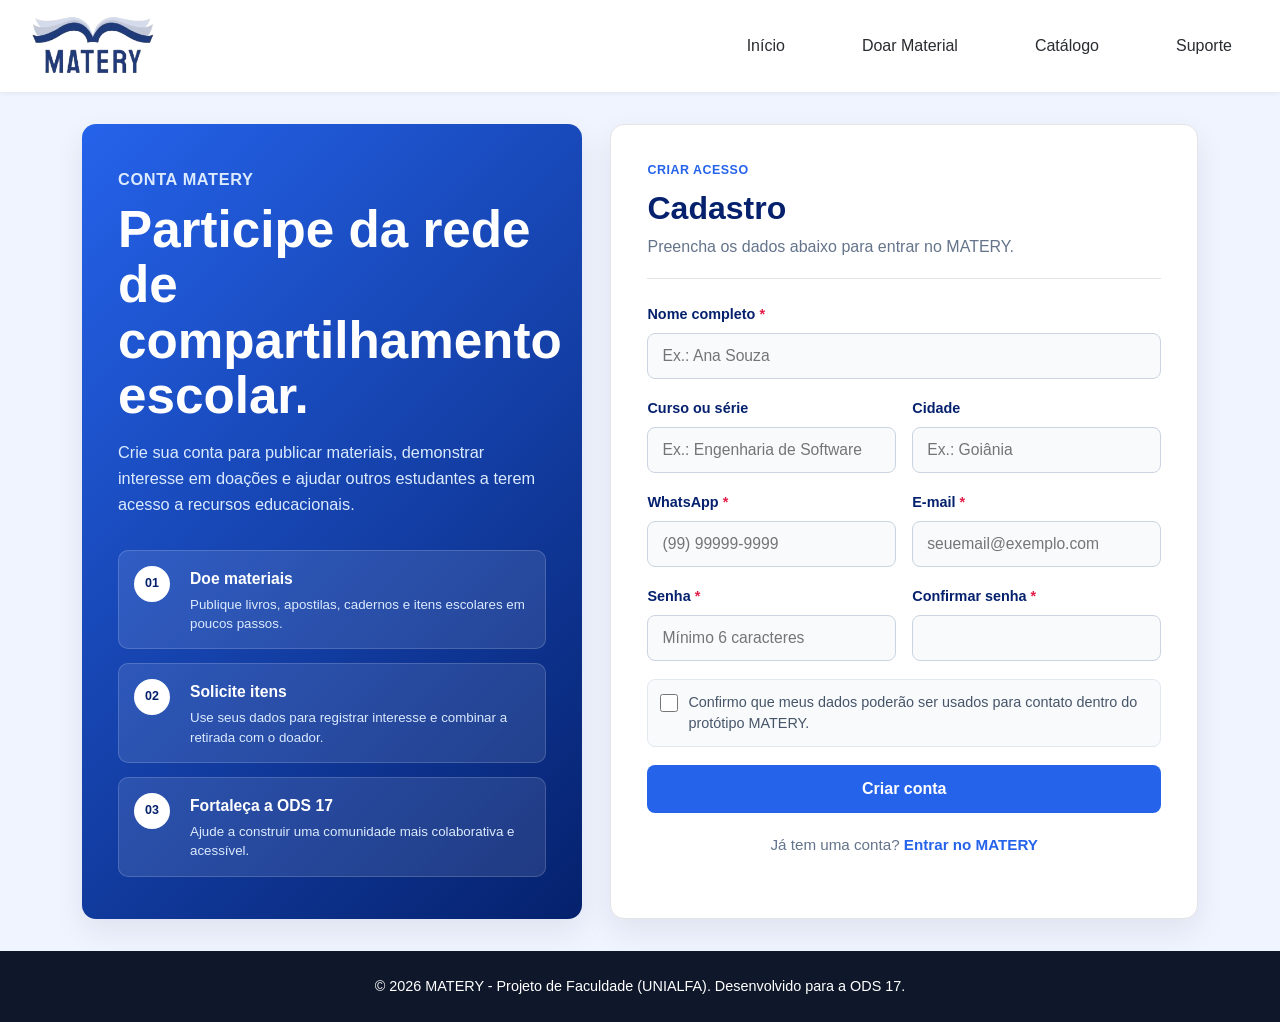
<file: cadastro.html>
<!DOCTYPE html>
<html lang="pt-BR">
<head>
    <meta charset="UTF-8">
    <meta name="viewport" content="width=device-width, initial-scale=1.0">
    <meta name="description" content="Crie sua conta no MATERY para doar, solicitar e compartilhar materiais escolares.">
    <title>Cadastro | MATERY</title>
    <link rel="icon" href="img-matery/favicon.jpg">

    <link rel="stylesheet" href="CSS/global.css">
    <link rel="stylesheet" href="CSS/cadastro.css">
</head>

<body>
    <header class="menu-topo">
        <div class="logo">
            <a href="index.html">
                <img src="img-matery/logo.png" alt="Logo MATERY">
            </a>
        </div>

        <nav>
            <a href="index.html">Início</a>
            <a href="doar.html">Doar Material</a>
            <a href="catalogo.html">Catálogo</a>
            <a href="suporte.html">Suporte</a>
        </nav>
    </header>

    <main class="conteudo-da-pagina-geral pagina-cadastro">
        <section class="cadastro-layout" aria-labelledby="titulo-cadastro">
            <aside class="cadastro-apresentacao">
                <p class="etiqueta-cadastro">Conta MATERY</p>
                <h1 id="titulo-cadastro">Participe da rede de compartilhamento escolar.</h1>
                <p>
                    Crie sua conta para publicar materiais, demonstrar interesse em doações e ajudar outros
                    estudantes a terem acesso a recursos educacionais.
                </p>

                <div class="cadastro-beneficios" aria-label="Benefícios da conta">
                    <div>
                        <span>01</span>
                        <strong>Doe materiais</strong>
                        <small>Publique livros, apostilas, cadernos e itens escolares em poucos passos.</small>
                    </div>
                    <div>
                        <span>02</span>
                        <strong>Solicite itens</strong>
                        <small>Use seus dados para registrar interesse e combinar a retirada com o doador.</small>
                    </div>
                    <div>
                        <span>03</span>
                        <strong>Fortaleça a ODS 17</strong>
                        <small>Ajude a construir uma comunidade mais colaborativa e acessível.</small>
                    </div>
                </div>
            </aside>

            <section class="cadastro-card" aria-label="Formulário de cadastro">
                <div class="cadastro-cabecalho">
                    <p class="etiqueta-cadastro">Criar acesso</p>
                    <h2>Cadastro</h2>
                    <p>Preencha os dados abaixo para entrar no MATERY.</p>
                </div>

                <form class="formulario-cadastro" id="form-cadastro" novalidate>
                    <div class="grupo-campo campo-inteiro">
                        <label for="nome">Nome completo <span>*</span></label>
                        <input type="text" id="nome" name="nome" autocomplete="name" placeholder="Ex.: Ana Souza" required>
                    </div>

                    <div class="grupo-campo">
                        <label for="curso">Curso ou série</label>
                        <input type="text" id="curso" name="curso" placeholder="Ex.: Engenharia de Software">
                    </div>

                    <div class="grupo-campo">
                        <label for="cidade">Cidade</label>
                        <input type="text" id="cidade" name="cidade" autocomplete="address-level2" placeholder="Ex.: Goiânia">
                    </div>

                    <div class="grupo-campo">
                        <label for="telefone">WhatsApp <span>*</span></label>
                        <input type="tel" id="telefone" name="telefone" autocomplete="tel" placeholder="(99) 99999-9999" required>
                    </div>

                    <div class="grupo-campo">
                        <label for="email">E-mail <span>*</span></label>
                        <input type="email" id="email" name="email" autocomplete="email" placeholder="seuemail@exemplo.com" required>
                    </div>

                    <div class="grupo-campo">
                        <label for="senha">Senha <span>*</span></label>
                        <input type="password" id="senha" name="senha" autocomplete="new-password" minlength="6" placeholder="Mínimo 6 caracteres" required>
                    </div>

                    <div class="grupo-campo">
                        <label for="confirmar-senha">Confirmar senha <span>*</span></label>
                        <input type="password" id="confirmar-senha" name="confirmarSenha" autocomplete="new-password" minlength="6" required>
                    </div>

                    <label class="campo-termos campo-inteiro" for="termos">
                        <input type="checkbox" id="termos" name="termos" required>
                        <span>Confirmo que meus dados poderão ser usados para contato dentro do protótipo MATERY.</span>
                    </label>

                    <button class="botao-primario-geral botao-cadastro campo-inteiro" type="submit">Criar conta</button>

                    <div id="mensagem-cadastro" class="mensagem-cadastro campo-inteiro" role="alert" aria-live="polite"></div>
                </form>

                <p class="cadastro-aviso">
                    Já tem uma conta? <a id="link-login" href="login.html">Entrar no MATERY</a>
                </p>
            </section>
        </section>
    </main>

    <footer class="rodape">
        <p>&copy; 2026 MATERY - Projeto de Faculdade (UNIALFA). Desenvolvido para a ODS 17.</p>
    </footer>

    <script src="JAVASCRIPT/cadastro.js"></script>
</body>
</html>
</file>
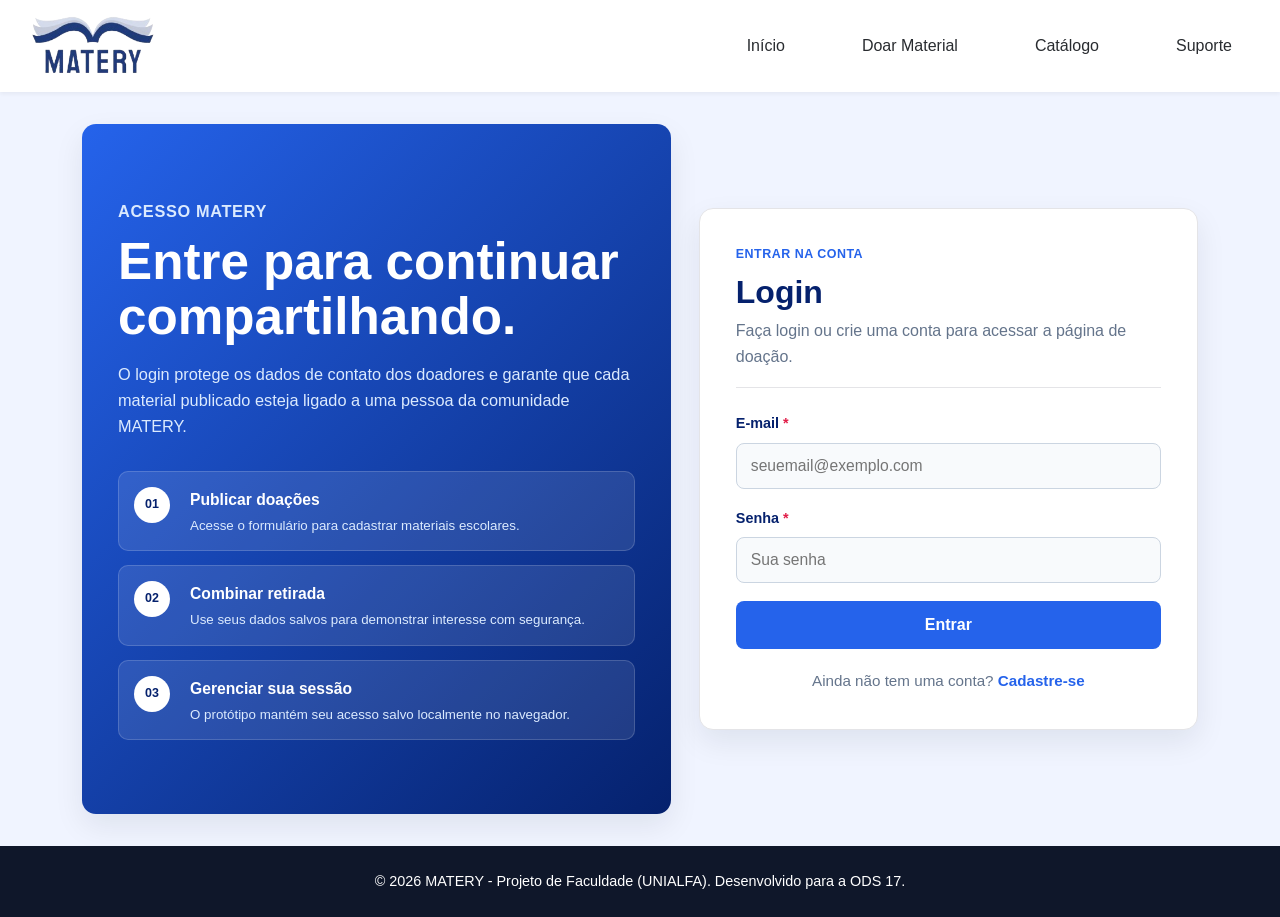
<file: doar.html>
<!DOCTYPE html>
<html lang="pt-BR">
<head>
    <meta charset="UTF-8">
    <meta name="viewport" content="width=device-width, initial-scale=1.0">
    <meta name="description" content="MATERY - Publique seus materiais escolares e ajude outros estudantes. Formulário de doação simples e rápido.">
    <title>Doar Material | MATERY</title>
    <link rel="icon" href="img-matery/favicon.jpg">

    <!-- Conexão do HTML com CSS -->
    <link rel="stylesheet" href="CSS/global.css">
    <link rel="stylesheet" href="CSS/doar.css">
</head>

<body>

<!-- O Topo da página, padrão para todas as telas -->
    <header class="menu-topo">
            <div class="logo">
                <a href="index.html">
                    <img src="img-matery/logo.png" alt="Logo MATERY">
                </a>
            </div>
        
        <nav>
            <a href="index.html">Início</a> 
            <a href="doar.html" class="link-pagina-atual">Doar Material</a>
            <a href="catalogo.html">Catálogo</a>
            <a href="suporte.html">Suporte</a>
        </nav>
    </header>

    <main class="conteudo-da-pagina-geral">

        <section class="secao-doar">

            <!-- Cabeçalho da seção -->
            <div class="titulo-secao-doar">
                <h1>📦 Publicar Material para Doação</h1>
                <p>Preencha o formulário abaixo com as informações do material que deseja compartilhar. Sua contribuição faz a diferença na vida de outros estudantes!</p>
            </div>

            <!-- Formulário principal -->
            <div class="cartao-formulario">
                <h2>Dados do Material</h2>

                <form id="formulario-doacao" novalidate>

                    <!-- Nome do material -->
                    <div class="grupo-campo">
                        <label for="campo-nome">
                            Nome do Material <span class="obrigatorio">*</span>
                        </label>
                        <input
                            type="text"
                            id="campo-nome"
                            name="nome"
                            placeholder="Ex: Livro de Cálculo I — James Stewart"
                            maxlength="120"
                            autocomplete="off"
                            required>
                    </div>

                    <!-- Descrição -->
                    <div class="grupo-campo">
                        <label for="campo-descricao">
                            Descrição
                        </label>
                        <textarea
                            id="campo-descricao"
                            name="descricao"
                            placeholder="Descreva o material: edição, quantidade de páginas, anotações, acessórios incluídos, etc."
                            maxlength="500"
                            rows="4"></textarea>
                    </div>

                    <!-- Disciplina / Categoria -->
                    <div class="grupo-campo">
                        <label for="campo-disciplina">
                            Disciplina / Categoria <span class="obrigatorio">*</span>
                        </label>
                        <select id="campo-disciplina" name="disciplina" required>
                            <option value="" disabled selected>Selecione uma categoria...</option>
                            <optgroup label="📚 Livros">
                                <option value="Livro — Exatas">Livro — Exatas (Matemática, Física, Química)</option>
                                <option value="Livro — Humanas">Livro — Humanas (História, Geografia, Filosofia)</option>
                                <option value="Livro — Biológicas">Livro — Biológicas (Biologia, Saúde)</option>
                                <option value="Livro — Linguagens">Livro — Linguagens (Português, Inglês, Literatura)</option>
                                <option value="Livro — Tecnologia">Livro — Tecnologia (Computação, Engenharia)</option>
                                <option value="Livro — Geral">Livro — Geral / Outros</option>
                            </optgroup>
                            <optgroup label="🗒️ Papelaria e Cadernos">
                                <option value="Caderno">Caderno</option>
                                <option value="Apostila">Apostila / Material de Estudo</option>
                                <option value="Fichário / Pasta">Fichário / Pasta</option>
                            </optgroup>
                            <optgroup label="🧮 Equipamentos">
                                <option value="Calculadora">Calculadora</option>
                                <option value="Compasso e Esquadro">Compasso e Esquadro</option>
                                <option value="Material de Laboratório">Material de Laboratório</option>
                                <option value="Equipamento de Informática">Equipamento de Informática</option>
                            </optgroup>
                            <optgroup label="🎨 Arte e Outros">
                                <option value="Material de Arte">Material de Arte (Tintas, Pincéis)</option>
                                <option value="Uniforme Escolar">Uniforme Escolar</option>
                                <option value="Outros">Outros</option>
                            </optgroup>
                        </select>
                    </div>

                    <!-- Cidade -->
                    <div class="grupo-campo">
                        <label for="campo-cidade">
                            Cidade <span class="obrigatorio">*</span>
                        </label>
                        <select id="campo-cidade" name="cidade" required>
                            <option value="" disabled selected>Selecione a cidade...</option>
                            <option value="Goiânia">Goiânia</option>
                            <option value="Aparecida de Goiânia">Aparecida de Goiânia</option>
                            <option value="Senador Canedo">Senador Canedo</option>
                            <option value="Trindade">Trindade</option>
                            <option value="Anápolis">Anápolis</option>
                            <option value="Outra">Outra</option>
                        </select>
                    </div>

                    <!-- Estado de conservação -->
                    <fieldset class="grupo-conservacao">
                        <legend>Estado de Conservação <span class="obrigatorio">*</span></legend>
                        <div class="opcoes-conservacao">

                            <input
                                class="opcao-conservacao"
                                type="radio"
                                id="conservacao-novo"
                                name="conservacao"
                                value="Novo">
                            <label class="label-conservacao" for="conservacao-novo">
                                ✨ Novo
                            </label>

                            <input
                                class="opcao-conservacao"
                                type="radio"
                                id="conservacao-seminovo"
                                name="conservacao"
                                value="Seminovo">
                            <label class="label-conservacao" for="conservacao-seminovo">
                                👍 Seminovo
                            </label>

                            <input
                                class="opcao-conservacao"
                                type="radio"
                                id="conservacao-usado"
                                name="conservacao"
                                value="Usado">
                            <label class="label-conservacao" for="conservacao-usado">
                                📖 Usado
                            </label>

                        </div>
                    </fieldset>

                    <!-- Upload de foto -->
                    <div class="grupo-campo">
                        <label>Foto do Material <span style="font-weight:400; color:#6b7280;">(opcional)</span></label>
                        <div class="area-upload" id="area-upload" title="Clique para selecionar uma foto">
                            <span class="icone-upload">📷</span>
                            <p>
                                Clique aqui para adicionar uma foto
                                <span>Formatos aceitos: JPG, PNG, GIF. A imagem será otimizada automaticamente.</span>
                            </p>
                            <!-- Input file escondido, ativado pelo clique na área acima -->
                            <input
                                type="file"
                                id="input-foto"
                                name="foto"
                                accept="image/*"
                                aria-label="Selecionar foto do material">
                        </div>

                        <!-- Prévia da imagem selecionada -->
                        <div class="previa-foto" id="previa-foto">
                            <img id="previa-img" src="" alt="Pré-visualização da foto do material">
                            <div class="nome-arquivo" id="previa-nome-arquivo"></div>
                        </div>
                    </div>

                    <!-- Botão de envio -->
                    <button type="submit" class="botao-publicar" id="botao-publicar">
                        🚀 Publicar Material
                    </button>

                    <!-- Mensagem de feedback (sucesso ou erro) -->
                    <div id="mensagem-feedback" class="mensagem-feedback" role="alert" aria-live="polite"></div>

                </form>
            </div>

            <!-- Lista de todos os materiais já publicados -->
            <div class="secao-meus-itens">
                <h3>📋 Materiais no Catálogo</h3>
                <div class="lista-itens-publicados" id="lista-itens-publicados">
                    <!-- Preenchido dinamicamente pelo doar.js -->
                </div>
            </div>

        </section>

    </main>

<!-- Final da página, padrão para todas as telas -->
    <footer class="rodape">
        <p>&copy; 2026 MATERY - Projeto de Faculdade (UNIALFA). Desenvolvido para a ODS 17.</p>
    </footer>

    <!-- Script da página de doação -->
    <script src="JAVASCRIPT/doar.js"></script>
    <script src="JAVASCRIPT/nav.js"></script>
</body>
</html>
</file>
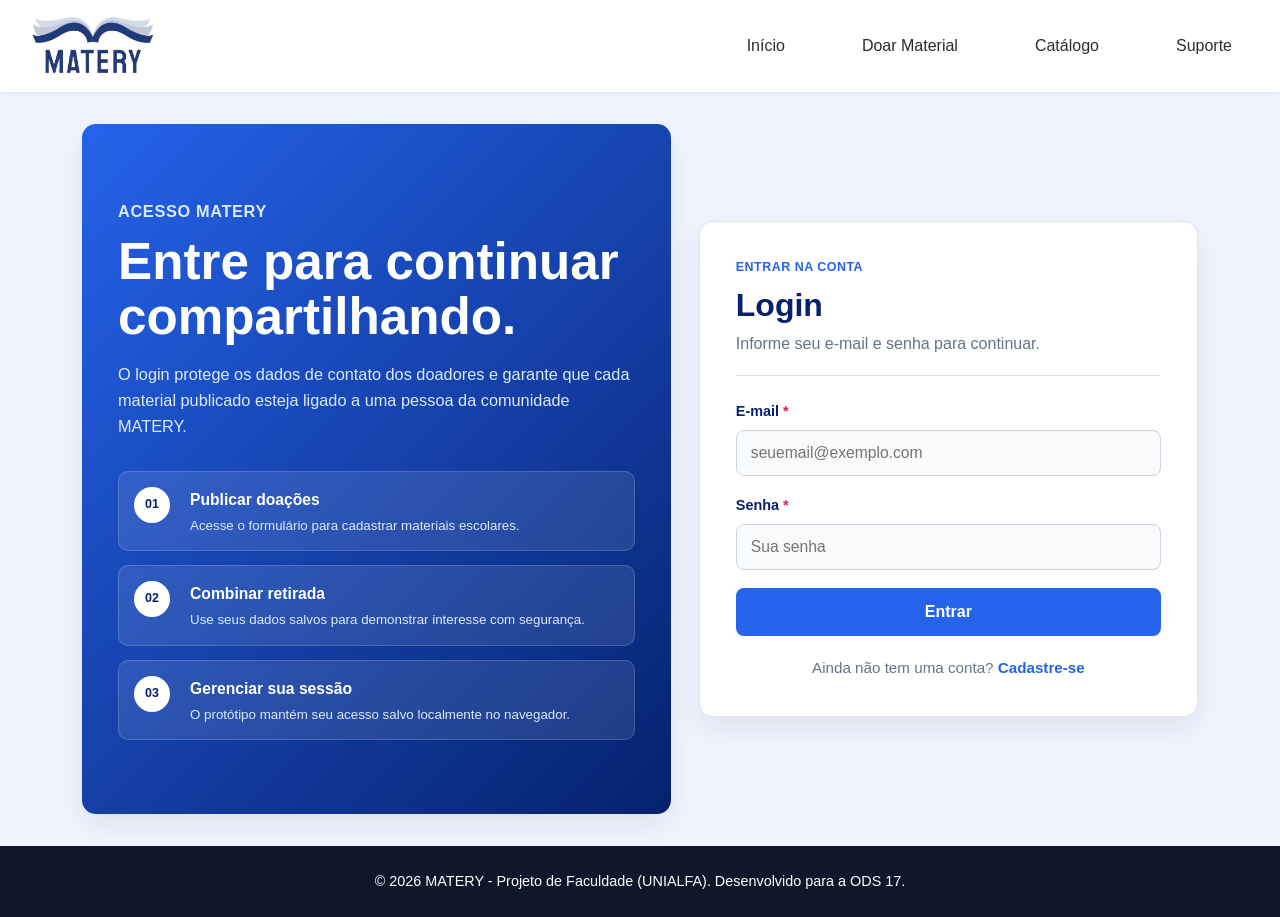
<file: login.html>
<!DOCTYPE html>
<html lang="pt-BR">
<head>
    <meta charset="UTF-8">
    <meta name="viewport" content="width=device-width, initial-scale=1.0">
    <meta name="description" content="Entre na sua conta MATERY para doar e solicitar materiais escolares.">
    <title>Login | MATERY</title>
    <link rel="icon" href="img-matery/favicon.jpg">

    <link rel="stylesheet" href="CSS/global.css">
    <link rel="stylesheet" href="CSS/login.css">
</head>

<body>
    <header class="menu-topo">
        <div class="logo">
            <a href="index.html">
                <img src="img-matery/logo.png" alt="Logo MATERY">
            </a>
        </div>

        <nav>
            <a href="index.html">Início</a>
            <a href="doar.html">Doar Material</a>
            <a href="catalogo.html">Catálogo</a>
            <a href="suporte.html">Suporte</a>
        </nav>
    </header>

    <main class="conteudo-da-pagina-geral pagina-login">
        <section class="login-layout" aria-labelledby="titulo-login">
            <aside class="login-apresentacao">
                <p class="etiqueta-login">Acesso MATERY</p>
                <h1 id="titulo-login">Entre para continuar compartilhando.</h1>
                <p>
                    O login protege os dados de contato dos doadores e garante que cada material publicado
                    esteja ligado a uma pessoa da comunidade MATERY.
                </p>

                <div class="login-beneficios" aria-label="O que o login libera">
                    <div>
                        <span>01</span>
                        <strong>Publicar doações</strong>
                        <small>Acesse o formulário para cadastrar materiais escolares.</small>
                    </div>
                    <div>
                        <span>02</span>
                        <strong>Combinar retirada</strong>
                        <small>Use seus dados salvos para demonstrar interesse com segurança.</small>
                    </div>
                    <div>
                        <span>03</span>
                        <strong>Gerenciar sua sessão</strong>
                        <small>O protótipo mantém seu acesso salvo localmente no navegador.</small>
                    </div>
                </div>
            </aside>

            <section class="login-card" aria-label="Formulário de login">
                <div class="login-cabecalho">
                    <p class="etiqueta-login">Entrar na conta</p>
                    <h2>Login</h2>
                    <p id="texto-redirecionamento">Informe seu e-mail e senha para continuar.</p>
                </div>

                <form class="formulario-login" id="form-login" novalidate>
                    <div class="grupo-campo">
                        <label for="email">E-mail <span>*</span></label>
                        <input type="email" id="email" name="email" autocomplete="email" placeholder="seuemail@exemplo.com" required>
                    </div>

                    <div class="grupo-campo">
                        <label for="senha">Senha <span>*</span></label>
                        <input type="password" id="senha" name="senha" autocomplete="current-password" placeholder="Sua senha" required>
                    </div>

                    <button class="botao-primario-geral botao-login" type="submit">Entrar</button>

                    <div id="mensagem-login" class="mensagem-login" role="alert" aria-live="polite"></div>
                </form>

                <p class="login-aviso">
                    Ainda não tem uma conta? <a id="link-cadastro" href="cadastro.html">Cadastre-se</a>
                </p>
            </section>
        </section>
    </main>

    <footer class="rodape">
        <p>&copy; 2026 MATERY - Projeto de Faculdade (UNIALFA). Desenvolvido para a ODS 17.</p>
    </footer>

    <script src="JAVASCRIPT/login.js"></script>
</body>
</html>
</file>
<file: CSS/global.css>
/* Configurações de Cores e Fontes do Projeto INTEIRO, ou seja alterar aqui ja mexe em tudo facilitando nossa vida */
:root {
    --cor-primaria: #2563eb;       /* Azul moderno para links */
    --cor-primaria-hover: #05216d; /* Azul mais escuro ao passar o mouse */
    --cor-secundaria: #10b981;     /* Verde para botões secundários */
    --cor-secundaria-hover: #06593e; /* Verde mais escuro ao passar o mouse */
    --cor-fundo: #f0f4ff;          /* Off-white azulado para o fundo do site */
    --cor-texto: #292c30;          /* Cinza escuro para leitura confortável */
    --cor-menu: #ffffff;           /* Branco para blocos e cabeçalho */
    --cor-rodape: #0f172a;         /* Cor para o fundo do rodape */
    --fonte-principal: 'Segoe UI', Tahoma, Verdana, sans-serif;
}

/* Reset básico para evitar falhas do layout geral */
* {
    margin: 0;
    padding: 0;
    box-sizing: border-box;
}

/* Estrutura Básica, apenas para generalização e testar umas coisas */
body {
    font-family: var(--fonte-principal);
    background-color: var(--cor-fundo);
    color: var(--cor-texto);
    line-height: 1.6;
    display: flex;
    flex-direction: column;
    min-height: 100vh;
}

/* Define um tamanho ideal para o logo no menu */
.logo img {
    height: 60px; /* Altere a altura como preferir para ajustar ao menu */
    display: block; /* Remove espaços em branco extras embaixo da imagem */
}

/* Cabeçalho e Menu, padrao para todas as telas */
.menu-topo {
    background-color: var(--cor-menu);
    box-shadow: 0 2px 4px rgba(0,0,0,0.05);
    padding: 1rem 2rem;
    display: flex;
    justify-content: space-between;
    align-items: center;
    position: sticky;
    top: 0;
    z-index: 1000;
}

/* Estilo simples para os links do menu não ficarem azuis sublinhados */
.menu-topo a {
    text-decoration: none;
    color: var(--cor-texto);
    margin-left: 15px;
    font-weight: 500;
}

/* Estilo simples para os links do menu não ficarem azuis sublinhados */
.menu-topo .logo a {
    font-weight: bold;
    font-size: 1.2rem;
    margin-left: 0;
}

/* Estilização da área dos links (nav) */
.menu-topo nav {
    display: flex;
    gap: 30px; /* Cria um espaçamento igual entre os links */
    align-items: center;
}

/* Estilo geral de cada link da nav */
.menu-topo nav a {
    text-decoration: none;
    color: var(--cor-texto); /* Usa a cor de texto confortável que você definiu */
    font-family: var(--fonte-principal);
    font-weight: 500;
    font-size: 1rem;
    padding: 8px 16px;
    border-radius: 6px; /* Deixa os cantos arredondados para o efeito de fundo */
    transition: all 0.3s ease; /* Faz o efeito do mouse aparecer suavemente */
    display: inline-block; /* Garante que o padding funcione perfeitamente */
}

/* Efeito ao passar o mouse (Hover) */
.menu-topo nav a:hover {
    color: #ffffff !important; /* Texto fica branco */
    background-color: var(--cor-primaria-hover); /* Fundo ganha o azul moderno do projeto */
}

/* Estilo especial para destacar a página que está aberta */
.menu-topo nav a.link-pagina-atual {
    color: var(--cor-primaria-hover);
    font-weight: bold;
    border-bottom: 2px solid var(--cor-primaria-hover); /* Cria uma barrinha embaixo do link atual */
    border-radius: 0; /* Remove o arredondamento na página atual para combinar com a barrinha */
    padding: 8px 4px; /* Ajusta o espaçamento para a barrinha ficar bonita */
}

.conteudo-da-pagina-geral {
    flex: 1; 
    padding: 2rem; /* Dá um espaço legal para o conteúdo não colar nas bordas */
}

/* Estilização do Rodapé */
.rodape {
    background-color: var(--cor-rodape);
    color: #ffffff; /* Texto branco para dar contraste com o fundo escuro */
    text-align: center;
    padding: 1.5rem 1rem;
    margin-top: auto; /* Truque mágico para prender o rodapé no fim da página */
    font-size: 0.9rem;
}

/* Botão Primário (Azul) - Ótimo para enviar formulários ou pesquisar */
.botao-primario-geral {
    background-color: var(--cor-primaria);
    color: #ffffff;
    border: none;
    padding: 10px 20px;
    font-family: var(--fonte-principal);
    font-size: 1rem;
    font-weight: 600;
    border-radius: 6px;
    cursor: pointer;
    transition: background 0.3s ease;
}

.botao-primario-geral:hover {
    background-color: var(--cor-primaria-hover);
}

/* Botão Secundário (Verde) - Ótimo para o botão de "Tenho Interesse" nos cards */
.botao-secundario-geral {
    background-color: var(--cor-secundaria);
    color: #ffffff;
    border: none;
    padding: 10px 20px;
    font-family: var(--fonte-principal);
    font-size: 1rem;
    font-weight: 600;
    border-radius: 6px;
    cursor: pointer;
    transition: background 0.3s ease;
}

.botao-secundario-geral:hover {
    background-color: var(--cor-secundaria-hover);
}

/* Isso é so para o Menu no topo nao ficar estranho no celular... */
@media (max-width: 768px) {
    .menu-topo {
        flex-direction: column;
    }
}

.container {
    width: 100%;
    max-width: 1200px; /* Limita a largura em telas muito grandes */
    margin: 0 auto;    /* Centraliza o bloco na tela */
    padding: 0 20px;   /* Evita que o texto cole na lateral em celulares */
}

/* ── Área de autenticação no nav ── */
.nav-separador {
    width: 1px;
    height: 20px;
    background: #d1d5db;
    display: inline-block;
    vertical-align: middle;
}

.nav-usuario {
    color: #64748b;
    font-size: 0.88rem;
    font-weight: 600;
    white-space: nowrap;
}

.nav-botao-sair {
    display: inline-flex;
    align-items: center;
    gap: 6px;
    padding: 7px 14px;
    background: transparent;
    border: 1.5px solid #ef4444;
    border-radius: 6px;
    color: #ef4444;
    font-family: var(--fonte-principal);
    font-size: 0.9rem;
    font-weight: 700;
    cursor: pointer;
    transition: background 0.2s ease, color 0.2s ease;
    white-space: nowrap;
}

.nav-botao-sair:hover {
    background: #ef4444;
    color: #ffffff;
}
</file>
<file: CSS/cadastro.css>
body {
    overflow-x: hidden;
    background-color: var(--cor-fundo);
}

.pagina-cadastro {
    width: min(1180px, 100%);
    margin: 0 auto;
}

.cadastro-layout {
    display: grid;
    grid-template-columns: minmax(300px, 0.92fr) minmax(420px, 1.08fr);
    gap: 28px;
    align-items: stretch;
    min-height: calc(100vh - 210px);
}

.cadastro-apresentacao,
.cadastro-card {
    min-width: 0;
    border-radius: 14px;
    box-shadow: 0 12px 30px rgba(15, 23, 42, 0.08);
}

.cadastro-apresentacao {
    display: flex;
    flex-direction: column;
    justify-content: center;
    padding: 42px 36px;
    background: linear-gradient(135deg, #2563eb, #05216d);
    color: #ffffff;
}

.etiqueta-cadastro {
    margin-bottom: 10px;
    color: #bfdbfe;
    font-size: 0.78rem;
    font-weight: 800;
    letter-spacing: 0.04em;
    text-transform: uppercase;
}

.cadastro-apresentacao h1 {
    max-width: 560px;
    margin-bottom: 16px;
    font-size: clamp(2.1rem, 4vw, 3.2rem);
    line-height: 1.08;
}

.cadastro-apresentacao > p {
    max-width: 560px;
    color: #dbeafe;
    font-size: 1.02rem;
}

.cadastro-beneficios {
    display: grid;
    gap: 14px;
    margin-top: 32px;
}

.cadastro-beneficios div {
    display: grid;
    grid-template-columns: 44px minmax(0, 1fr);
    gap: 4px 12px;
    padding: 15px;
    background-color: rgba(255, 255, 255, 0.1);
    border: 1px solid rgba(255, 255, 255, 0.16);
    border-radius: 10px;
}

.cadastro-beneficios span {
    width: 36px;
    height: 36px;
    display: grid;
    grid-row: span 2;
    place-items: center;
    background-color: #ffffff;
    color: var(--cor-primaria-hover);
    border-radius: 50%;
    font-size: 0.78rem;
    font-weight: 800;
}

.cadastro-beneficios strong,
.cadastro-beneficios small {
    display: block;
}

.cadastro-beneficios strong {
    font-size: 0.98rem;
}

.cadastro-beneficios small {
    color: #dbeafe;
    line-height: 1.45;
}

.cadastro-card {
    padding: 36px;
    background-color: #ffffff;
    border: 1px solid #e4e4e7;
}

.cadastro-cabecalho {
    margin-bottom: 24px;
    padding-bottom: 18px;
    border-bottom: 1px solid #e4e4e7;
}

.cadastro-cabecalho .etiqueta-cadastro {
    color: var(--cor-primaria);
}

.cadastro-cabecalho h2 {
    color: var(--cor-primaria-hover);
    font-size: 2rem;
    line-height: 1.1;
}

.cadastro-cabecalho p:not(.etiqueta-cadastro) {
    margin-top: 8px;
    color: #64748b;
}

.formulario-cadastro {
    display: grid;
    grid-template-columns: 1fr 1fr;
    gap: 18px 16px;
}

.campo-inteiro {
    grid-column: 1 / -1;
}

.grupo-campo {
    display: grid;
    gap: 7px;
}

.grupo-campo label {
    color: var(--cor-primaria-hover);
    font-size: 0.9rem;
    font-weight: 700;
}

.grupo-campo label span {
    color: #e11d48;
}

.grupo-campo input {
    width: 100%;
    min-height: 46px;
    padding: 0 14px;
    background-color: #f8fafc;
    border: 1.5px solid #cbd5e1;
    border-radius: 8px;
    color: #0f172a;
    font-family: var(--fonte-principal);
    font-size: 0.98rem;
    transition: border-color 0.25s ease, box-shadow 0.25s ease, background-color 0.25s ease;
}

.grupo-campo input:focus {
    outline: none;
    background-color: #ffffff;
    border-color: var(--cor-primaria);
    box-shadow: 0 0 0 3px rgba(37, 99, 235, 0.12);
}

.campo-termos {
    display: flex;
    gap: 10px;
    align-items: flex-start;
    padding: 12px;
    background-color: #f8fafc;
    border: 1px solid #e2e8f0;
    border-radius: 8px;
    color: #475569;
    font-size: 0.9rem;
    line-height: 1.45;
}

.campo-termos input {
    width: 18px;
    height: 18px;
    flex: 0 0 auto;
    margin-top: 2px;
    accent-color: var(--cor-primaria);
}

.botao-cadastro {
    width: 100%;
    min-height: 48px;
    border-radius: 8px;
}

.mensagem-cadastro {
    display: none;
    padding: 13px 16px;
    border-radius: 8px;
    font-size: 0.93rem;
    font-weight: 700;
    text-align: center;
}

.mensagem-cadastro.sucesso {
    display: block;
    background-color: #d1fae5;
    color: #065f46;
    border: 1px solid #6ee7b7;
}

.mensagem-cadastro.erro {
    display: block;
    background-color: #fee2e2;
    color: #991b1b;
    border: 1px solid #fca5a5;
}

.cadastro-aviso {
    margin-top: 20px;
    color: #64748b;
    font-size: 0.95rem;
    text-align: center;
}

.cadastro-aviso a {
    color: var(--cor-primaria);
    font-weight: 800;
    text-decoration: none;
}

.cadastro-aviso a:hover {
    color: var(--cor-primaria-hover);
    text-decoration: underline;
}

@media (max-width: 920px) {
    .cadastro-layout {
        grid-template-columns: 1fr;
    }
}

@media (max-width: 700px) {
    .menu-topo {
        gap: 0.8rem;
        padding: 0.8rem 1rem;
    }

    .menu-topo nav {
        width: 100%;
        flex-wrap: wrap;
        justify-content: center;
        gap: 0.35rem;
    }

    .menu-topo nav a {
        margin-left: 0;
        padding: 7px 10px;
        font-size: 0.92rem;
    }

    .pagina-cadastro {
        padding: 1rem;
    }

    .cadastro-layout {
        justify-items: start;
    }

    .cadastro-apresentacao,
    .cadastro-card {
        width: 90vw;
        max-width: 390px;
        padding: 24px 18px;
    }

    .cadastro-apresentacao h1 {
        font-size: 1.85rem;
        overflow-wrap: anywhere;
    }

    .cadastro-apresentacao > p,
    .cadastro-beneficios small {
        overflow-wrap: anywhere;
    }

    .formulario-cadastro {
        grid-template-columns: 1fr;
    }
}
</file>
<file: CSS/doar.css>
/* ============================================================
   TELA 3 — Formulário de Doação de Materiais (doar.css)
   Estilo baseado no padrão visual do suporte.css
   ============================================================ */

/* Seção principal que centraliza o formulário na página */
.secao-doar {
    padding: 50px 20px 60px;
    font-family: var(--fonte-principal);
    display: flex;
    flex-direction: column;
    align-items: center;
    gap: 30px;
}

/* Cabeçalho da seção */
.titulo-secao-doar {
    text-align: center;
    max-width: 600px;
}

.titulo-secao-doar h1 {
    color: var(--cor-primaria-hover);
    font-size: 2rem;
    margin-bottom: 8px;
}

.titulo-secao-doar p {
    color: var(--cor-texto);
    font-size: 1rem;
    line-height: 1.6;
    opacity: 0.85;
}

/* Caixa principal do formulário — igual ao .cartao-suporte */
.cartao-formulario {
    background-color: #ffffff;
    border: 1px solid #e4e4e7;
    border-radius: 12px;
    padding: 40px 36px;
    width: 100%;
    max-width: 620px;
    box-shadow: 0 4px 6px -1px rgba(0, 0, 0, 0.05),
                0 2px 4px -1px rgba(0, 0, 0, 0.03);
}

.cartao-formulario h2 {
    color: var(--cor-primaria-hover);
    font-size: 1.4rem;
    margin-bottom: 28px;
    margin-top: 0;
    padding-bottom: 14px;
    border-bottom: 1px solid #e4e4e7;
}

/* ---- Grupos de campo ---- */
.grupo-campo {
    margin-bottom: 20px;
    display: flex;
    flex-direction: column;
    gap: 6px;
}

.grupo-campo label {
    font-size: 0.9rem;
    font-weight: 600;
    color: var(--cor-primaria-hover);
    letter-spacing: 0.02em;
}

/* Marca campos obrigatórios */
.grupo-campo label .obrigatorio {
    color: #e11d48;
    margin-left: 2px;
}

/* Inputs, selects e textarea */
.grupo-campo input,
.grupo-campo select,
.grupo-campo textarea {
    font-family: var(--fonte-principal);
    font-size: 0.97rem;
    color: var(--cor-texto);
    background-color: #fafafa;
    border: 1.5px solid #d1d5db;
    border-radius: 8px;
    padding: 10px 14px;
    width: 100%;
    transition: border-color 0.25s ease, box-shadow 0.25s ease;
    outline: none;
}

.grupo-campo input:focus,
.grupo-campo select:focus,
.grupo-campo textarea:focus {
    border-color: var(--cor-primaria);
    box-shadow: 0 0 0 3px rgba(37, 99, 235, 0.12);
    background-color: #ffffff;
}

.grupo-campo textarea {
    resize: vertical;
    min-height: 100px;
}

/* Seleção do estado de conservação com radio buttons estilizados */
.grupo-conservacao {
    margin-bottom: 20px;
}

.grupo-conservacao legend {
    font-size: 0.9rem;
    font-weight: 600;
    color: var(--cor-primaria-hover);
    margin-bottom: 10px;
    display: block;
}

.opcoes-conservacao {
    display: flex;
    gap: 12px;
    flex-wrap: wrap;
}

.opcao-conservacao {
    display: none; /* Esconde o radio nativo */
}

.label-conservacao {
    display: inline-flex;
    align-items: center;
    gap: 6px;
    padding: 9px 18px;
    border-radius: 8px;
    border: 2px solid #d1d5db;
    background-color: #fafafa;
    font-size: 0.93rem;
    font-weight: 500;
    color: var(--cor-texto);
    cursor: pointer;
    transition: all 0.25s ease;
    user-select: none;
}

.label-conservacao:hover {
    border-color: var(--cor-primaria);
    color: var(--cor-primaria);
    background-color: #eff6ff;
}

/* Quando o radio correspondente está marcado */
.opcao-conservacao:checked + .label-conservacao {
    border-color: var(--cor-primaria-hover);
    background-color: var(--cor-primaria-hover);
    color: #ffffff;
    font-weight: 600;
}

/* Área de upload de foto */
.area-upload {
    border: 2px dashed var(--cor-primaria-hover);
    border-radius: 10px;
    background-color: #f0f4ff;
    padding: 24px 20px;
    text-align: center;
    cursor: pointer;
    transition: background-color 0.3s ease;
    position: relative;
}

.area-upload:hover {
    background-color: #e0eaff;
}

.area-upload .icone-upload {
    font-size: 2.4rem;
    display: block;
    margin-bottom: 8px;
}

.area-upload p {
    color: var(--cor-primaria-hover);
    font-size: 0.9rem;
    font-weight: 500;
    margin: 0;
}

.area-upload p span {
    font-size: 0.8rem;
    color: #6b7280;
    font-weight: 400;
    display: block;
    margin-top: 4px;
}

/* Input file escondido, clicado via JS */
#input-foto {
    position: absolute;
    inset: 0;
    opacity: 0;
    cursor: pointer;
    width: 100%;
    height: 100%;
}

/* Prévia da imagem selecionada */
.previa-foto {
    display: none;
    margin-top: 12px;
    border-radius: 8px;
    overflow: hidden;
    border: 1px solid #e4e4e7;
}

.previa-foto img {
    width: 100%;
    max-height: 200px;
    object-fit: cover;
    display: block;
}

.previa-foto .nome-arquivo {
    padding: 6px 12px;
    font-size: 0.82rem;
    color: #52525b;
    background-color: #fafafa;
    border-top: 1px solid #e4e4e7;
}

/* Botão de publicar */
.botao-publicar {
    width: 100%;
    padding: 13px 20px;
    font-size: 1.05rem;
    font-weight: 700;
    border-radius: 8px;
    border: none;
    background-color: var(--cor-primaria);
    color: #ffffff;
    cursor: pointer;
    transition: background-color 0.3s ease, transform 0.15s ease;
    margin-top: 6px;
    letter-spacing: 0.02em;
}

.botao-publicar:hover {
    background-color: var(--cor-primaria-hover);
    transform: translateY(-1px);
}

.botao-publicar:active {
    transform: translateY(0);
}

/* ---- Mensagem de sucesso / erro ---- */
.mensagem-feedback {
    display: none;
    border-radius: 8px;
    padding: 14px 20px;
    font-size: 0.95rem;
    font-weight: 500;
    margin-top: 16px;
    text-align: center;
    animation: entrar-suave 0.35s ease;
}

.mensagem-feedback.sucesso {
    background-color: #d1fae5;
    color: #065f46;
    border: 1px solid #6ee7b7;
}

.mensagem-feedback.erro {
    background-color: #fee2e2;
    color: #991b1b;
    border: 1px solid #fca5a5;
}

@keyframes entrar-suave {
    from { opacity: 0; transform: translateY(6px); }
    to   { opacity: 1; transform: translateY(0); }
}

/* ---- Seção de itens publicados pelo usuário ---- */
.secao-meus-itens {
    width: 100%;
    max-width: 620px;
    background-color: #ffffff;
    border: 1px solid #e4e4e7;
    border-radius: 12px;
    padding: 30px 36px;
    box-shadow: 0 4px 6px -1px rgba(0, 0, 0, 0.05),
                0 2px 4px -1px rgba(0, 0, 0, 0.03);
}

.secao-meus-itens h3 {
    color: var(--cor-primaria-hover);
    font-size: 1.2rem;
    margin-bottom: 18px;
    padding-bottom: 12px;
    border-bottom: 1px solid #e4e4e7;
    margin-top: 0;
}

.lista-itens-publicados {
    display: flex;
    flex-direction: column;
    gap: 12px;
}

/* Card de item já publicado */
.card-item-publicado {
    display: flex;
    align-items: center;
    gap: 14px;
    background-color: #fafafa;
    border: 1.5px solid #e4e4e7;
    border-left: 4px solid var(--cor-primaria-hover);
    border-radius: 8px;
    padding: 12px 16px;
    transition: box-shadow 0.2s ease;
    animation: entrar-suave 0.3s ease;
}

.card-item-publicado:hover {
    box-shadow: 0 2px 8px rgba(0, 0, 0, 0.08);
}

.card-item-publicado .thumb-item {
    width: 54px;
    height: 54px;
    object-fit: cover;
    border-radius: 6px;
    flex-shrink: 0;
    border: 1px solid #e4e4e7;
}

.card-item-publicado .thumb-placeholder {
    width: 54px;
    height: 54px;
    border-radius: 6px;
    background-color: #e0eaff;
    display: flex;
    align-items: center;
    justify-content: center;
    font-size: 1.6rem;
    flex-shrink: 0;
}

.info-item-publicado {
    flex: 1;
    min-width: 0;
}

.info-item-publicado .titulo-item {
    font-weight: 600;
    font-size: 0.97rem;
    color: var(--cor-texto);
    white-space: nowrap;
    overflow: hidden;
    text-overflow: ellipsis;
}

.info-item-publicado .meta-item {
    font-size: 0.82rem;
    color: #6b7280;
    margin-top: 2px;
}

.badge-conservacao {
    font-size: 0.75rem;
    font-weight: 600;
    padding: 2px 8px;
    border-radius: 20px;
    display: inline-block;
    margin-top: 4px;
}

.badge-novo     { background-color: #d1fae5; color: #065f46; }
.badge-seminovo { background-color: #fef3c7; color: #92400e; }
.badge-usado    { background-color: #fee2e2; color: #991b1b; }

.botao-remover-item {
    background: none;
    border: 1.5px solid #fca5a5;
    color: #ef4444;
    border-radius: 6px;
    padding: 5px 10px;
    font-size: 0.8rem;
    font-weight: 600;
    cursor: pointer;
    transition: all 0.2s ease;
    flex-shrink: 0;
    white-space: nowrap;
}

.botao-remover-item:hover {
    background-color: #ef4444;
    color: #ffffff;
    border-color: #ef4444;
}

.aviso-lista-vazia {
    text-align: center;
    color: #6b7280;
    font-size: 0.9rem;
    font-style: italic;
    padding: 10px 0;
}

/* Responsividade */
@media (max-width: 680px) {
    .cartao-formulario,
    .secao-meus-itens {
        padding: 28px 20px;
    }

    .titulo-secao-doar h1 {
        font-size: 1.6rem;
    }

    .opcoes-conservacao {
        flex-direction: column;
        gap: 8px;
    }
}
</file>
<file: CSS/login.css>
body {
    overflow-x: hidden;
    background-color: var(--cor-fundo);
}

.pagina-login {
    width: min(1180px, 100%);
    margin: 0 auto;
}

.login-layout {
    display: grid;
    grid-template-columns: minmax(300px, 0.92fr) minmax(380px, 0.78fr);
    gap: 28px;
    align-items: stretch;
    min-height: calc(100vh - 210px);
}

.login-apresentacao,
.login-card {
    min-width: 0;
    border-radius: 14px;
    box-shadow: 0 12px 30px rgba(15, 23, 42, 0.08);
}

.login-apresentacao {
    display: flex;
    flex-direction: column;
    justify-content: center;
    padding: 42px 36px;
    background: linear-gradient(135deg, #2563eb, #05216d);
    color: #ffffff;
}

.etiqueta-login {
    margin-bottom: 10px;
    color: #bfdbfe;
    font-size: 0.78rem;
    font-weight: 800;
    letter-spacing: 0.04em;
    text-transform: uppercase;
}

.login-apresentacao h1 {
    max-width: 560px;
    margin-bottom: 16px;
    font-size: clamp(2.1rem, 4vw, 3.2rem);
    line-height: 1.08;
}

.login-apresentacao > p {
    max-width: 560px;
    color: #dbeafe;
    font-size: 1.02rem;
}

.login-beneficios {
    display: grid;
    gap: 14px;
    margin-top: 32px;
}

.login-beneficios div {
    display: grid;
    grid-template-columns: 44px minmax(0, 1fr);
    gap: 4px 12px;
    padding: 15px;
    background-color: rgba(255, 255, 255, 0.1);
    border: 1px solid rgba(255, 255, 255, 0.16);
    border-radius: 10px;
}

.login-beneficios span {
    width: 36px;
    height: 36px;
    display: grid;
    grid-row: span 2;
    place-items: center;
    background-color: #ffffff;
    color: var(--cor-primaria-hover);
    border-radius: 50%;
    font-size: 0.78rem;
    font-weight: 800;
}

.login-beneficios strong,
.login-beneficios small {
    display: block;
}

.login-beneficios strong {
    font-size: 0.98rem;
}

.login-beneficios small {
    color: #dbeafe;
    line-height: 1.45;
}

.login-card {
    align-self: center;
    padding: 36px;
    background-color: #ffffff;
    border: 1px solid #e4e4e7;
}

.login-cabecalho {
    margin-bottom: 24px;
    padding-bottom: 18px;
    border-bottom: 1px solid #e4e4e7;
}

.login-cabecalho .etiqueta-login {
    color: var(--cor-primaria);
}

.login-cabecalho h2 {
    color: var(--cor-primaria-hover);
    font-size: 2rem;
    line-height: 1.1;
}

.login-cabecalho p:not(.etiqueta-login) {
    margin-top: 8px;
    color: #64748b;
}

.formulario-login {
    display: grid;
    gap: 18px;
}

.grupo-campo {
    display: grid;
    gap: 7px;
}

.grupo-campo label {
    color: var(--cor-primaria-hover);
    font-size: 0.9rem;
    font-weight: 700;
}

.grupo-campo label span {
    color: #e11d48;
}

.grupo-campo input {
    width: 100%;
    min-height: 46px;
    padding: 0 14px;
    background-color: #f8fafc;
    border: 1.5px solid #cbd5e1;
    border-radius: 8px;
    color: #0f172a;
    font-family: var(--fonte-principal);
    font-size: 0.98rem;
    transition: border-color 0.25s ease, box-shadow 0.25s ease, background-color 0.25s ease;
}

.grupo-campo input:focus {
    outline: none;
    background-color: #ffffff;
    border-color: var(--cor-primaria);
    box-shadow: 0 0 0 3px rgba(37, 99, 235, 0.12);
}

.botao-login {
    width: 100%;
    min-height: 48px;
    border-radius: 8px;
}

.mensagem-login {
    display: none;
    padding: 13px 16px;
    border-radius: 8px;
    font-size: 0.93rem;
    font-weight: 700;
    text-align: center;
}

.mensagem-login.sucesso {
    display: block;
    background-color: #d1fae5;
    color: #065f46;
    border: 1px solid #6ee7b7;
}

.mensagem-login.erro {
    display: block;
    background-color: #fee2e2;
    color: #991b1b;
    border: 1px solid #fca5a5;
}

.login-aviso {
    margin-top: 20px;
    color: #64748b;
    font-size: 0.95rem;
    text-align: center;
}

.login-aviso a {
    color: var(--cor-primaria);
    font-weight: 800;
    text-decoration: none;
}

.login-aviso a:hover {
    color: var(--cor-primaria-hover);
    text-decoration: underline;
}

@media (max-width: 920px) {
    .login-layout {
        grid-template-columns: 1fr;
    }
}

@media (max-width: 700px) {
    .menu-topo {
        gap: 0.8rem;
        padding: 0.8rem 1rem;
    }

    .menu-topo nav {
        width: 100%;
        flex-wrap: wrap;
        justify-content: center;
        gap: 0.35rem;
    }

    .menu-topo nav a {
        margin-left: 0;
        padding: 7px 10px;
        font-size: 0.92rem;
    }

    .pagina-login {
        padding: 1rem;
    }

    .login-layout {
        justify-items: start;
    }

    .login-apresentacao,
    .login-card {
        width: 90vw;
        max-width: 390px;
        padding: 24px 18px;
    }

    .login-apresentacao h1 {
        font-size: 1.85rem;
        overflow-wrap: anywhere;
    }

    .login-apresentacao > p,
    .login-beneficios small {
        overflow-wrap: anywhere;
    }
}
</file>
